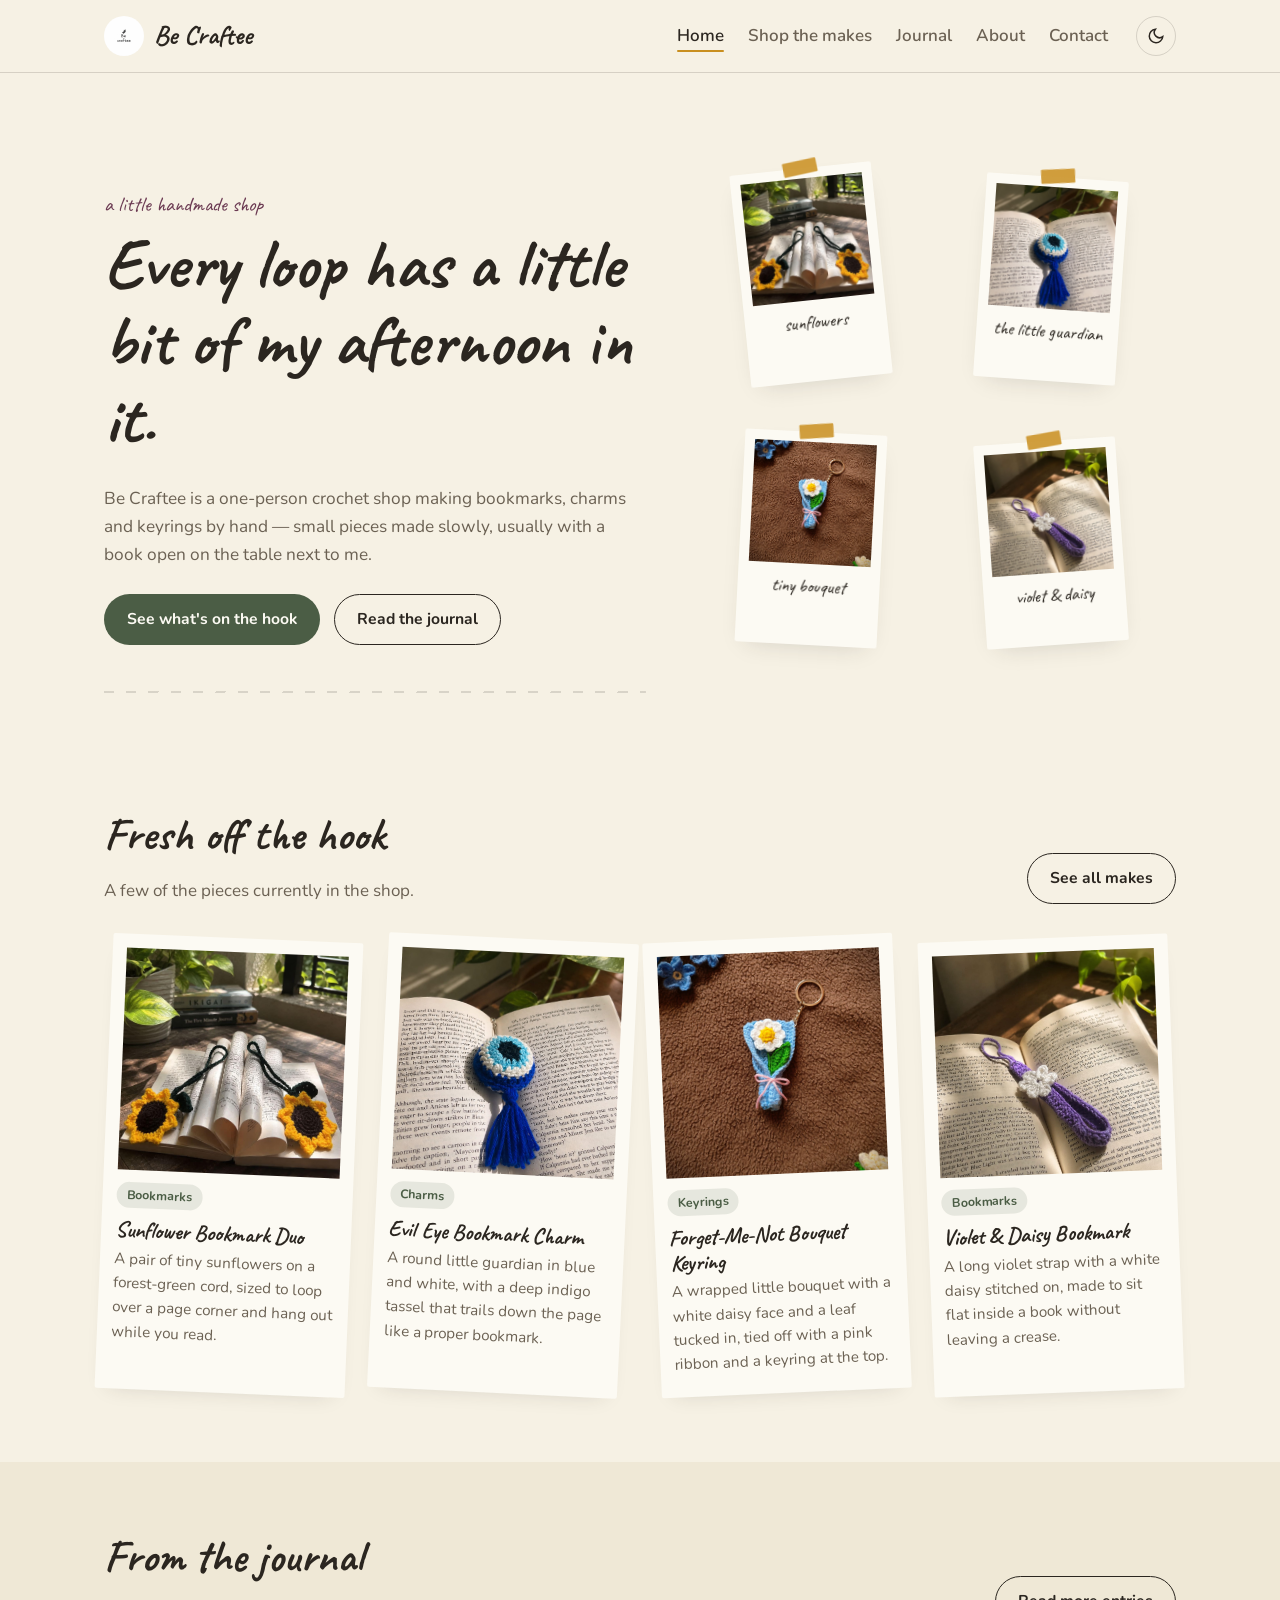
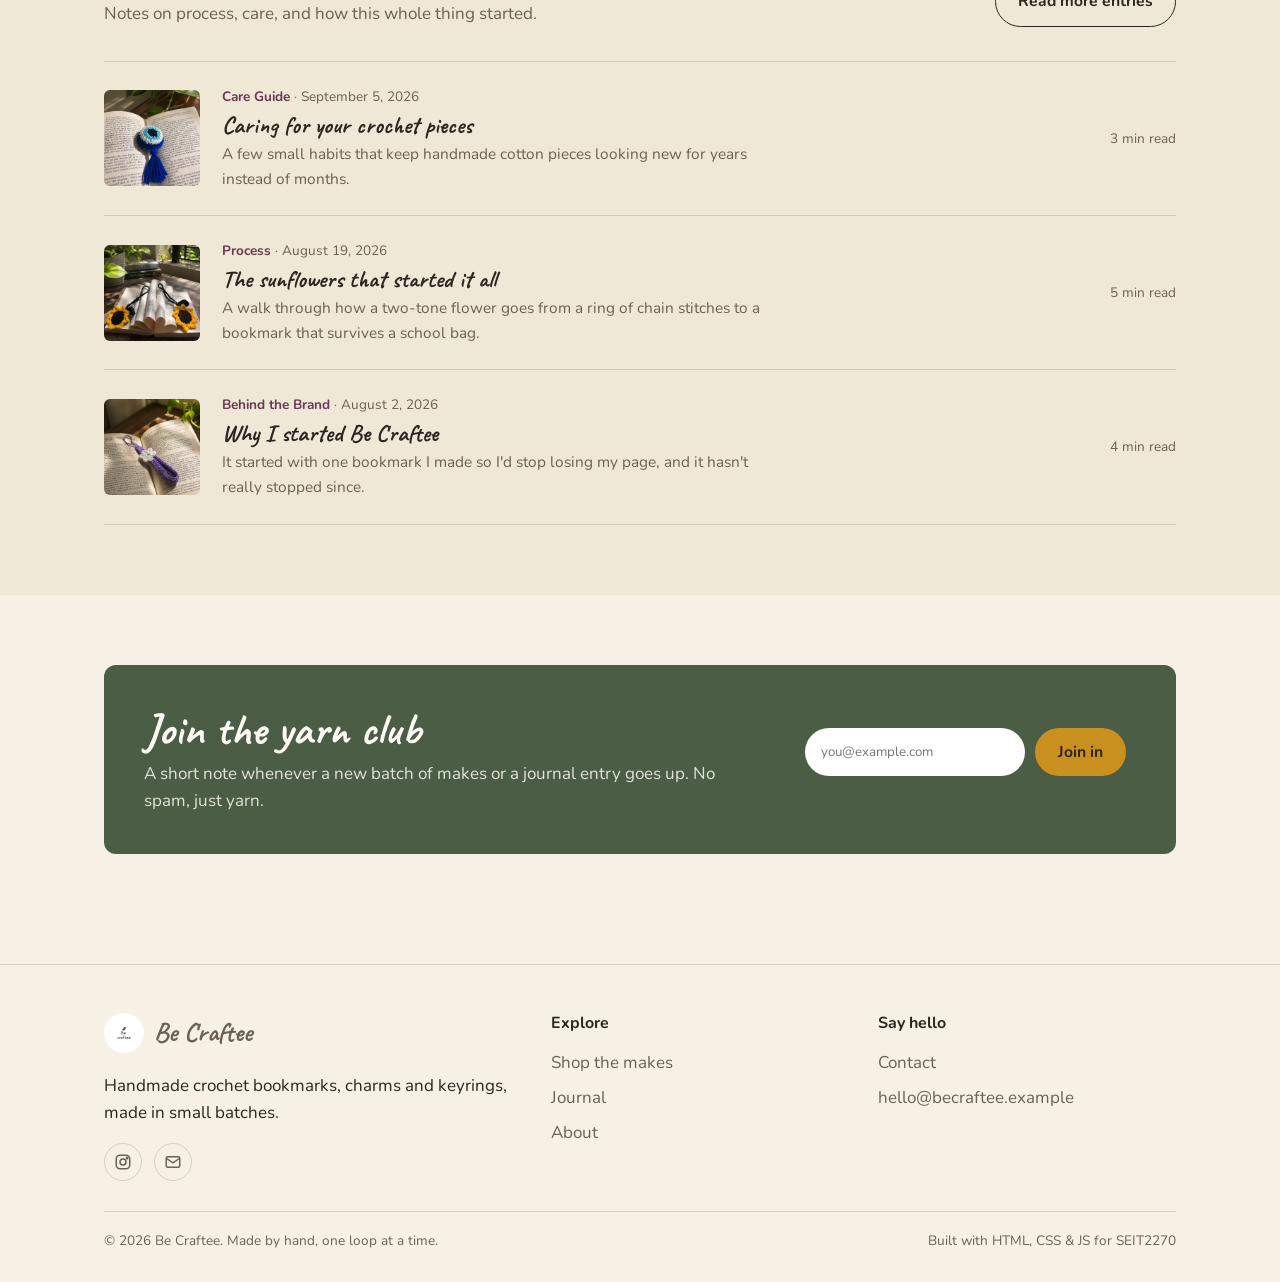
<file: index.html>
<!DOCTYPE html>
<html lang="en">
<head>
<meta charset="UTF-8">
<meta name="viewport" content="width=device-width, initial-scale=1.0">
<title>Be Craftee — handmade crochet bookmarks, charms & keyrings</title>
<meta name="description" content="Be Craftee makes small handmade crochet bookmarks, charms and keyrings, one skein at a time. See the latest makes and read the journal.">
<meta name="theme-color" content="#4b5d45">
<link rel="icon" href="assets/images/logo.jpg">
<link rel="preconnect" href="https://fonts.googleapis.com">
<link rel="stylesheet" href="css/style.css">
</head>
<body>
<a class="skip-link" href="#main">Skip to content</a>

<header class="site-header">
  <div class="container">
    <a class="brand" href="index.html">
      <img src="assets/images/logo.jpg" alt="Be Craftee logo">
      <span>Be Craftee</span>
    </a>
    <nav class="main-nav" data-main-nav>
      <ul>
        <li><a href="index.html" aria-current="page">Home</a></li>
        <li><a href="shop.html">Shop the makes</a></li>
        <li><a href="blog.html">Journal</a></li>
        <li><a href="about.html">About</a></li>
        <li><a href="contact.html">Contact</a></li>
      </ul>
      <div class="toggles">
        <button class="theme-toggle" data-theme-toggle type="button" aria-label="Toggle dark mode">
          <svg class="icon-moon" viewBox="0 0 24 24" fill="none" stroke="currentColor" stroke-width="2"><path d="M21 12.8A9 9 0 1 1 11.2 3 7 7 0 0 0 21 12.8Z"/></svg>
          <svg class="icon-sun" viewBox="0 0 24 24" fill="none" stroke="currentColor" stroke-width="2"><circle cx="12" cy="12" r="4"/><path d="M12 2v2M12 20v2M4.9 4.9l1.4 1.4M17.7 17.7l1.4 1.4M2 12h2M20 12h2M4.9 19.1l1.4-1.4M17.7 6.3l1.4-1.4"/></svg>
        </button>
      </div>
    </nav>
    <button class="menu-toggle" data-menu-toggle type="button" aria-label="Open menu" aria-expanded="false" aria-controls="main-nav">
      <svg viewBox="0 0 24 24" width="20" height="20" fill="none" stroke="currentColor" stroke-width="2"><path d="M4 7h16M4 12h16M4 17h16"/></svg>
    </button>
  </div>
</header>

<main id="main">

  <section class="hero">
    <div class="container">
      <div class="hero-copy">
        <p class="eyebrow-note">a little handmade shop</p>
        <h1>Every loop has a little bit of my afternoon in it.</h1>
        <p class="wide">Be Craftee is a one-person crochet shop making bookmarks, charms and keyrings by hand — small pieces made slowly, usually with a book open on the table next to me.</p>
        <div class="hero-actions">
          <a class="btn btn-primary" href="shop.html">See what's on the hook</a>
          <a class="btn btn-ghost" href="blog.html">Read the journal</a>
        </div>
      </div>
      <div class="pinboard">
        <figure class="pin"><img src="assets/images/sunflower-bookmarks.jpg" alt="Sunflower bookmark duo"><figcaption>sunflowers</figcaption></figure>
        <figure class="pin"><img src="assets/images/evil-eye-charm.jpg" alt="Evil eye bookmark charm"><figcaption>the little guardian</figcaption></figure>
        <figure class="pin"><img src="assets/images/bouquet-keyring.jpg" alt="Forget-me-not bouquet keyring"><figcaption>tiny bouquet</figcaption></figure>
        <figure class="pin"><img src="assets/images/violet-daisy-bookmark.jpg" alt="Violet and daisy bookmark"><figcaption>violet & daisy</figcaption></figure>
      </div>
    </div>
    <div class="container"><div class="stitch-divider"></div></div>
  </section>

  <section class="section">
    <div class="container">
      <div class="section-head">
        <div>
          <h2>Fresh off the hook</h2>
          <p>A few of the pieces currently in the shop.</p>
        </div>
        <a class="btn btn-ghost" href="shop.html">See all makes</a>
      </div>
      <div class="scrapbook" data-makes-grid data-limit="4"></div>
    </div>
  </section>

  <section class="section section-alt">
    <div class="container">
      <div class="section-head">
        <div>
          <h2>From the journal</h2>
          <p>Notes on process, care, and how this whole thing started.</p>
        </div>
        <a class="btn btn-ghost" href="blog.html">Read more entries</a>
      </div>
      <div class="journal-list" data-journal-preview></div>
    </div>
  </section>

  <section class="section">
    <div class="container">
      <div class="newsletter-band">
        <div>
          <h2>Join the yarn club</h2>
          <p>A short note whenever a new batch of makes or a journal entry goes up. No spam, just yarn.</p>
        </div>
        <form class="newsletter-form" data-newsletter-form>
          <label class="visually-hidden" for="newsletter-email">Email address</label>
          <input id="newsletter-email" type="email" placeholder="you@example.com" required>
          <button class="btn btn-primary" type="submit">Join in</button>
          <p class="form-status" data-form-status></p>
        </form>
      </div>
    </div>
  </section>

</main>

<footer class="site-footer">
  <div class="container">
    <div class="footer-grid">
      <div>
        <a class="brand" href="index.html"><img src="assets/images/logo.jpg" alt="Be Craftee logo"><span>Be Craftee</span></a>
        <p>Handmade crochet bookmarks, charms and keyrings, made in small batches.</p>
        <div class="socials">
          <a href="https://instagram.com/" aria-label="Instagram" target="_blank" rel="noopener">
            <svg width="18" height="18" viewBox="0 0 24 24" fill="none" stroke="currentColor" stroke-width="2"><rect x="3" y="3" width="18" height="18" rx="5"/><circle cx="12" cy="12" r="4"/><circle cx="17.5" cy="6.5" r="1"/></svg>
          </a>
          <a href="mailto:hello@becraftee.example" aria-label="Email">
            <svg width="18" height="18" viewBox="0 0 24 24" fill="none" stroke="currentColor" stroke-width="2"><rect x="3" y="5" width="18" height="14" rx="2"/><path d="m3 7 9 6 9-6"/></svg>
          </a>
        </div>
      </div>
      <div>
        <h4>Explore</h4>
        <ul>
          <li><a href="shop.html">Shop the makes</a></li>
          <li><a href="blog.html">Journal</a></li>
          <li><a href="about.html">About</a></li>
        </ul>
      </div>
      <div>
        <h4>Say hello</h4>
        <ul>
          <li><a href="contact.html">Contact</a></li>
          <li><a href="mailto:hello@becraftee.example">hello@becraftee.example</a></li>
        </ul>
      </div>
    </div>
    <div class="footer-bottom">
      <span>&copy; <span data-year></span> Be Craftee. Made by hand, one loop at a time.</span>
      <span>Built with HTML, CSS &amp; JS for SEIT2270</span>
    </div>
  </div>
</footer>

<script src="js/data.js"></script>
<script src="js/app.js"></script>
</body>
</html>
</file>
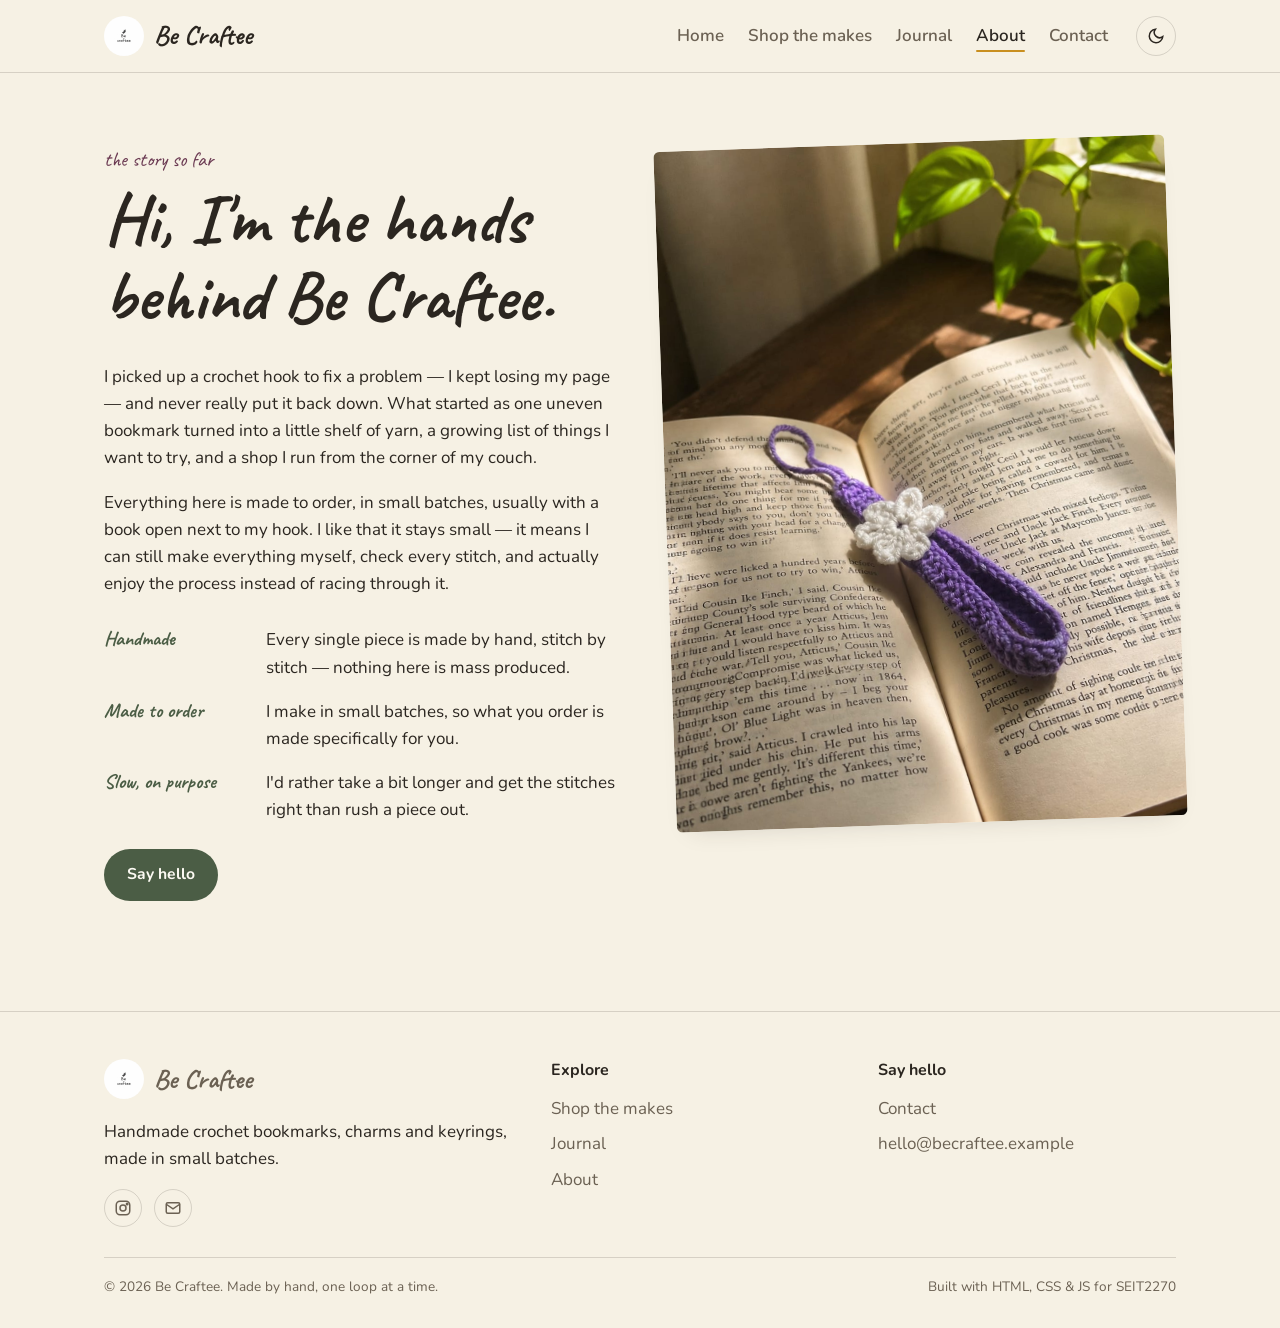
<file: about.html>
<!DOCTYPE html>
<html lang="en">
<head>
<meta charset="UTF-8">
<meta name="viewport" content="width=device-width, initial-scale=1.0">
<title>About · Be Craftee</title>
<meta name="description" content="The story behind Be Craftee — a small, one-person crochet shop making bookmarks, charms and keyrings by hand.">
<meta name="theme-color" content="#4b5d45">
<link rel="icon" href="assets/images/logo.jpg">
<link rel="preconnect" href="https://fonts.googleapis.com">
<link rel="stylesheet" href="css/style.css">
</head>
<body>
<a class="skip-link" href="#main">Skip to content</a>

<header class="site-header">
  <div class="container">
    <a class="brand" href="index.html">
      <img src="assets/images/logo.jpg" alt="Be Craftee logo">
      <span>Be Craftee</span>
    </a>
    <nav class="main-nav" data-main-nav>
      <ul>
        <li><a href="index.html">Home</a></li>
        <li><a href="shop.html">Shop the makes</a></li>
        <li><a href="blog.html">Journal</a></li>
        <li><a href="about.html" aria-current="page">About</a></li>
        <li><a href="contact.html">Contact</a></li>
      </ul>
      <div class="toggles">
        <button class="theme-toggle" data-theme-toggle type="button" aria-label="Toggle dark mode">
          <svg class="icon-moon" viewBox="0 0 24 24" fill="none" stroke="currentColor" stroke-width="2"><path d="M21 12.8A9 9 0 1 1 11.2 3 7 7 0 0 0 21 12.8Z"/></svg>
          <svg class="icon-sun" viewBox="0 0 24 24" fill="none" stroke="currentColor" stroke-width="2"><circle cx="12" cy="12" r="4"/><path d="M12 2v2M12 20v2M4.9 4.9l1.4 1.4M17.7 17.7l1.4 1.4M2 12h2M20 12h2M4.9 19.1l1.4-1.4M17.7 6.3l1.4-1.4"/></svg>
        </button>
      </div>
    </nav>
    <button class="menu-toggle" data-menu-toggle type="button" aria-label="Open menu" aria-expanded="false">
      <svg viewBox="0 0 24 24" width="20" height="20" fill="none" stroke="currentColor" stroke-width="2"><path d="M4 7h16M4 12h16M4 17h16"/></svg>
    </button>
  </div>
</header>

<main id="main">
  <section class="section">
    <div class="container about-grid">
      <div>
        <p style="font-family:var(--font-display);font-size:1.3rem;color:var(--plum);margin:0 0 4px;">the story so far</p>
        <h1>Hi, I'm the hands behind Be Craftee.</h1>
        <p class="wide">I picked up a crochet hook to fix a problem — I kept losing my page — and never really put it back down. What started as one uneven bookmark turned into a little shelf of yarn, a growing list of things I want to try, and a shop I run from the corner of my couch.</p>
        <p class="wide">Everything here is made to order, in small batches, usually with a book open next to my hook. I like that it stays small — it means I can still make everything myself, check every stitch, and actually enjoy the process instead of racing through it.</p>
        <ul class="values-list">
          <li><b>Handmade</b><span>Every single piece is made by hand, stitch by stitch — nothing here is mass produced.</span></li>
          <li><b>Made to order</b><span>I make in small batches, so what you order is made specifically for you.</span></li>
          <li><b>Slow, on purpose</b><span>I'd rather take a bit longer and get the stitches right than rush a piece out.</span></li>
        </ul>
        <a class="btn btn-primary" href="contact.html" style="margin-top:26px;">Say hello</a>
      </div>
      <img src="assets/images/violet-daisy-bookmark.jpg" alt="A violet and daisy bookmark resting in an open book" loading="lazy">
    </div>
  </section>
</main>

<footer class="site-footer">
  <div class="container">
    <div class="footer-grid">
      <div>
        <a class="brand" href="index.html"><img src="assets/images/logo.jpg" alt="Be Craftee logo"><span>Be Craftee</span></a>
        <p>Handmade crochet bookmarks, charms and keyrings, made in small batches.</p>
        <div class="socials">
          <a href="https://instagram.com/" aria-label="Instagram" target="_blank" rel="noopener">
            <svg width="18" height="18" viewBox="0 0 24 24" fill="none" stroke="currentColor" stroke-width="2"><rect x="3" y="3" width="18" height="18" rx="5"/><circle cx="12" cy="12" r="4"/><circle cx="17.5" cy="6.5" r="1"/></svg>
          </a>
          <a href="mailto:hello@becraftee.example" aria-label="Email">
            <svg width="18" height="18" viewBox="0 0 24 24" fill="none" stroke="currentColor" stroke-width="2"><rect x="3" y="5" width="18" height="14" rx="2"/><path d="m3 7 9 6 9-6"/></svg>
          </a>
        </div>
      </div>
      <div>
        <h4>Explore</h4>
        <ul>
          <li><a href="shop.html">Shop the makes</a></li>
          <li><a href="blog.html">Journal</a></li>
          <li><a href="about.html">About</a></li>
        </ul>
      </div>
      <div>
        <h4>Say hello</h4>
        <ul>
          <li><a href="contact.html">Contact</a></li>
          <li><a href="mailto:hello@becraftee.example">hello@becraftee.example</a></li>
        </ul>
      </div>
    </div>
    <div class="footer-bottom">
      <span>&copy; <span data-year></span> Be Craftee. Made by hand, one loop at a time.</span>
      <span>Built with HTML, CSS &amp; JS for SEIT2270</span>
    </div>
  </div>
</footer>

<script src="js/data.js"></script>
<script src="js/app.js"></script>
</body>
</html>
</file>
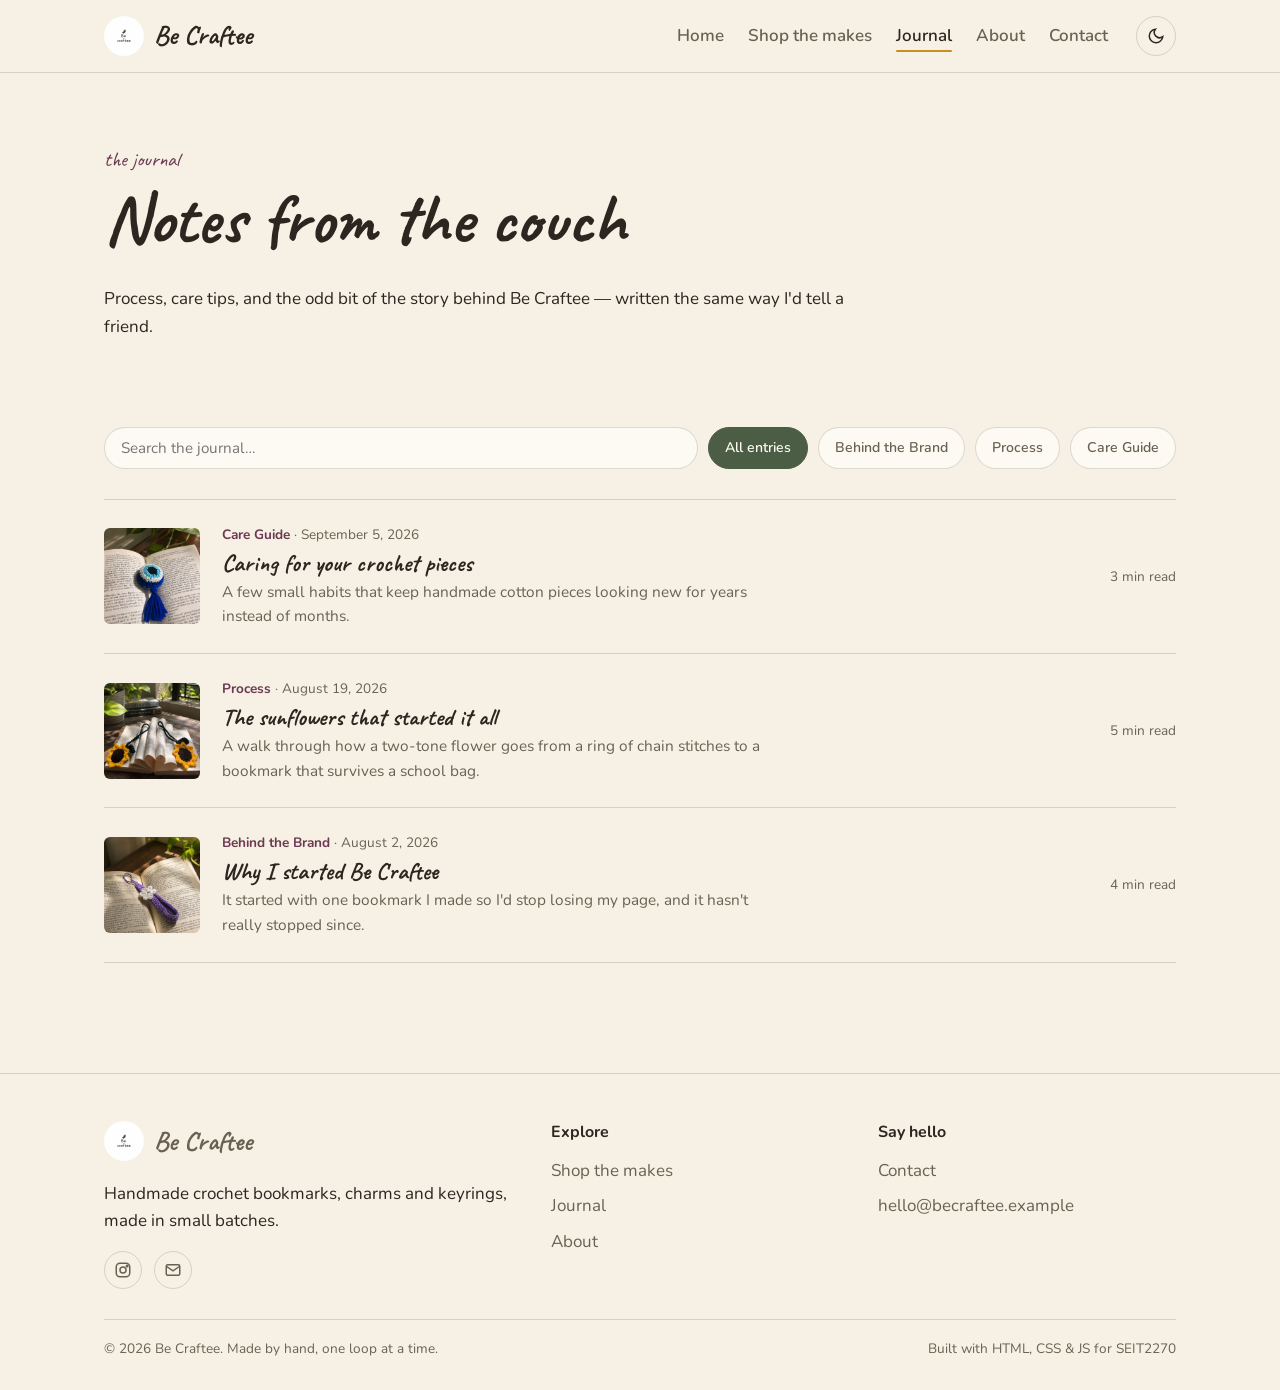
<file: blog.html>
<!DOCTYPE html>
<html lang="en">
<head>
<meta charset="UTF-8">
<meta name="viewport" content="width=device-width, initial-scale=1.0">
<title>Journal · Be Craftee</title>
<meta name="description" content="Notes on process, care and the story behind Be Craftee's handmade crochet pieces.">
<meta name="theme-color" content="#4b5d45">
<link rel="icon" href="assets/images/logo.jpg">
<link rel="preconnect" href="https://fonts.googleapis.com">
<link rel="stylesheet" href="css/style.css">
</head>
<body>
<a class="skip-link" href="#main">Skip to content</a>

<header class="site-header">
  <div class="container">
    <a class="brand" href="index.html">
      <img src="assets/images/logo.jpg" alt="Be Craftee logo">
      <span>Be Craftee</span>
    </a>
    <nav class="main-nav" data-main-nav>
      <ul>
        <li><a href="index.html">Home</a></li>
        <li><a href="shop.html">Shop the makes</a></li>
        <li><a href="blog.html" aria-current="page">Journal</a></li>
        <li><a href="about.html">About</a></li>
        <li><a href="contact.html">Contact</a></li>
      </ul>
      <div class="toggles">
        <button class="theme-toggle" data-theme-toggle type="button" aria-label="Toggle dark mode">
          <svg class="icon-moon" viewBox="0 0 24 24" fill="none" stroke="currentColor" stroke-width="2"><path d="M21 12.8A9 9 0 1 1 11.2 3 7 7 0 0 0 21 12.8Z"/></svg>
          <svg class="icon-sun" viewBox="0 0 24 24" fill="none" stroke="currentColor" stroke-width="2"><circle cx="12" cy="12" r="4"/><path d="M12 2v2M12 20v2M4.9 4.9l1.4 1.4M17.7 17.7l1.4 1.4M2 12h2M20 12h2M4.9 19.1l1.4-1.4M17.7 6.3l1.4-1.4"/></svg>
        </button>
      </div>
    </nav>
    <button class="menu-toggle" data-menu-toggle type="button" aria-label="Open menu" aria-expanded="false">
      <svg viewBox="0 0 24 24" width="20" height="20" fill="none" stroke="currentColor" stroke-width="2"><path d="M4 7h16M4 12h16M4 17h16"/></svg>
    </button>
  </div>
</header>

<main id="main">
  <section class="section" style="padding-bottom:0;">
    <div class="container">
      <p style="font-family:var(--font-display);font-size:1.3rem;color:var(--plum);margin:0 0 4px;">the journal</p>
      <h1>Notes from the couch</h1>
      <p class="wide">Process, care tips, and the odd bit of the story behind Be Craftee — written the same way I'd tell a friend.</p>
    </div>
  </section>

  <section class="section">
    <div class="container">
      <div class="filters">
        <input type="search" placeholder="Search the journal…" aria-label="Search the journal" data-journal-search>
        <button class="chip" type="button" aria-pressed="true" data-journal-chip="all">All entries</button>
        <button class="chip" type="button" aria-pressed="false" data-journal-chip="Behind the Brand">Behind the Brand</button>
        <button class="chip" type="button" aria-pressed="false" data-journal-chip="Process">Process</button>
        <button class="chip" type="button" aria-pressed="false" data-journal-chip="Care Guide">Care Guide</button>
      </div>
      <div class="journal-list" data-journal-list></div>
      <p class="empty-state" data-journal-empty hidden>Nothing matches that search yet — try a different word or category.</p>
    </div>
  </section>
</main>

<footer class="site-footer">
  <div class="container">
    <div class="footer-grid">
      <div>
        <a class="brand" href="index.html"><img src="assets/images/logo.jpg" alt="Be Craftee logo"><span>Be Craftee</span></a>
        <p>Handmade crochet bookmarks, charms and keyrings, made in small batches.</p>
        <div class="socials">
          <a href="https://instagram.com/" aria-label="Instagram" target="_blank" rel="noopener">
            <svg width="18" height="18" viewBox="0 0 24 24" fill="none" stroke="currentColor" stroke-width="2"><rect x="3" y="3" width="18" height="18" rx="5"/><circle cx="12" cy="12" r="4"/><circle cx="17.5" cy="6.5" r="1"/></svg>
          </a>
          <a href="mailto:hello@becraftee.example" aria-label="Email">
            <svg width="18" height="18" viewBox="0 0 24 24" fill="none" stroke="currentColor" stroke-width="2"><rect x="3" y="5" width="18" height="14" rx="2"/><path d="m3 7 9 6 9-6"/></svg>
          </a>
        </div>
      </div>
      <div>
        <h4>Explore</h4>
        <ul>
          <li><a href="shop.html">Shop the makes</a></li>
          <li><a href="blog.html">Journal</a></li>
          <li><a href="about.html">About</a></li>
        </ul>
      </div>
      <div>
        <h4>Say hello</h4>
        <ul>
          <li><a href="contact.html">Contact</a></li>
          <li><a href="mailto:hello@becraftee.example">hello@becraftee.example</a></li>
        </ul>
      </div>
    </div>
    <div class="footer-bottom">
      <span>&copy; <span data-year></span> Be Craftee. Made by hand, one loop at a time.</span>
      <span>Built with HTML, CSS &amp; JS for SEIT2270</span>
    </div>
  </div>
</footer>

<script src="js/data.js"></script>
<script src="js/app.js"></script>
</body>
</html>
</file>
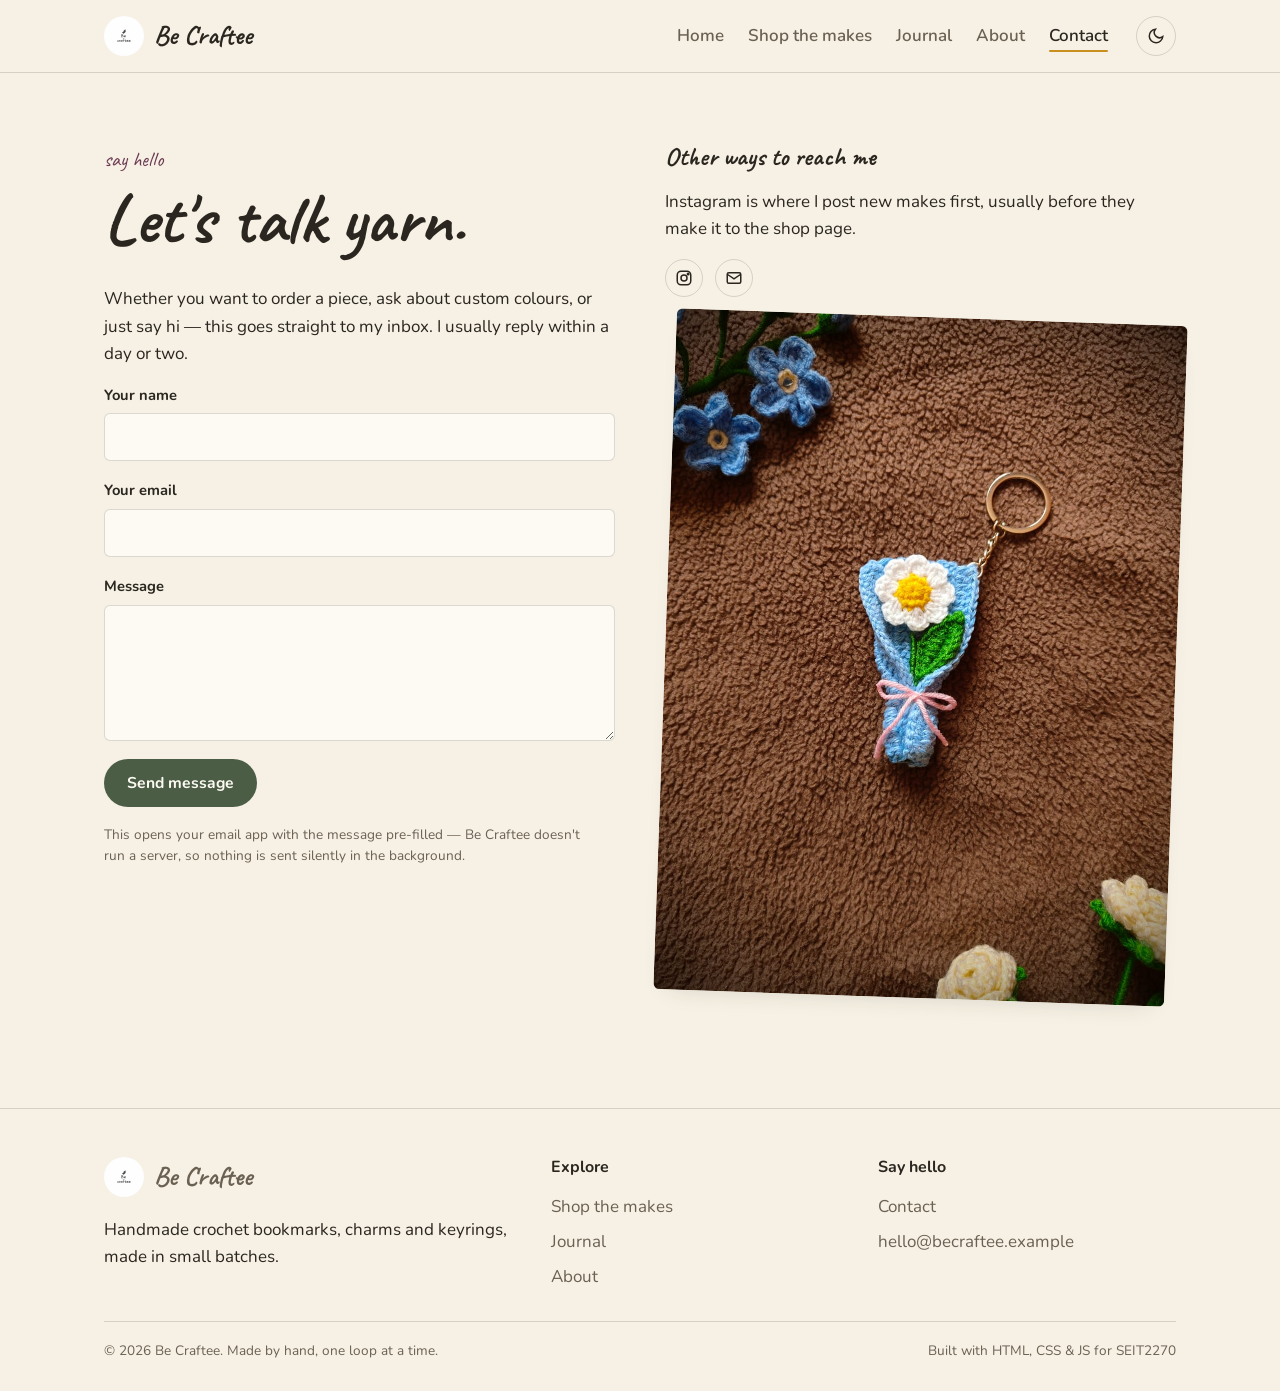
<file: contact.html>
<!DOCTYPE html>
<html lang="en">
<head>
<meta charset="UTF-8">
<meta name="viewport" content="width=device-width, initial-scale=1.0">
<title>Contact · Be Craftee</title>
<meta name="description" content="Get in touch with Be Craftee to order a piece or ask a question.">
<meta name="theme-color" content="#4b5d45">
<link rel="icon" href="assets/images/logo.jpg">
<link rel="preconnect" href="https://fonts.googleapis.com">
<link rel="stylesheet" href="css/style.css">
</head>
<body>
<a class="skip-link" href="#main">Skip to content</a>

<header class="site-header">
  <div class="container">
    <a class="brand" href="index.html">
      <img src="assets/images/logo.jpg" alt="Be Craftee logo">
      <span>Be Craftee</span>
    </a>
    <nav class="main-nav" data-main-nav>
      <ul>
        <li><a href="index.html">Home</a></li>
        <li><a href="shop.html">Shop the makes</a></li>
        <li><a href="blog.html">Journal</a></li>
        <li><a href="about.html">About</a></li>
        <li><a href="contact.html" aria-current="page">Contact</a></li>
      </ul>
      <div class="toggles">
        <button class="theme-toggle" data-theme-toggle type="button" aria-label="Toggle dark mode">
          <svg class="icon-moon" viewBox="0 0 24 24" fill="none" stroke="currentColor" stroke-width="2"><path d="M21 12.8A9 9 0 1 1 11.2 3 7 7 0 0 0 21 12.8Z"/></svg>
          <svg class="icon-sun" viewBox="0 0 24 24" fill="none" stroke="currentColor" stroke-width="2"><circle cx="12" cy="12" r="4"/><path d="M12 2v2M12 20v2M4.9 4.9l1.4 1.4M17.7 17.7l1.4 1.4M2 12h2M20 12h2M4.9 19.1l1.4-1.4M17.7 6.3l1.4-1.4"/></svg>
        </button>
      </div>
    </nav>
    <button class="menu-toggle" data-menu-toggle type="button" aria-label="Open menu" aria-expanded="false">
      <svg viewBox="0 0 24 24" width="20" height="20" fill="none" stroke="currentColor" stroke-width="2"><path d="M4 7h16M4 12h16M4 17h16"/></svg>
    </button>
  </div>
</header>

<main id="main">
  <section class="section">
    <div class="container about-grid">
      <div>
        <p style="font-family:var(--font-display);font-size:1.3rem;color:var(--plum);margin:0 0 4px;">say hello</p>
        <h1>Let's talk yarn.</h1>
        <p class="wide">Whether you want to order a piece, ask about custom colours, or just say hi — this goes straight to my inbox. I usually reply within a day or two.</p>

        <form data-contact-form action="mailto:hello@becraftee.example" method="GET" enctype="text/plain">
          <div class="form-field">
            <label for="name">Your name</label>
            <input id="name" name="name" type="text" required>
          </div>
          <div class="form-field">
            <label for="email">Your email</label>
            <input id="email" name="email" type="email" required>
          </div>
          <div class="form-field">
            <label for="message">Message</label>
            <textarea id="message" name="message" rows="5" required></textarea>
          </div>
          <button class="btn btn-primary" type="submit">Send message</button>
          <p class="form-status" data-form-status></p>
          <p class="form-note">This opens your email app with the message pre-filled — Be Craftee doesn't run a server, so nothing is sent silently in the background.</p>
        </form>
      </div>

      <div>
        <h3>Other ways to reach me</h3>
        <p>Instagram is where I post new makes first, usually before they make it to the shop page.</p>
        <div class="socials" style="margin-bottom:20px;">
          <a href="https://instagram.com/" aria-label="Instagram" target="_blank" rel="noopener">
            <svg width="18" height="18" viewBox="0 0 24 24" fill="none" stroke="currentColor" stroke-width="2"><rect x="3" y="3" width="18" height="18" rx="5"/><circle cx="12" cy="12" r="4"/><circle cx="17.5" cy="6.5" r="1"/></svg>
          </a>
          <a href="mailto:hello@becraftee.example" aria-label="Email">
            <svg width="18" height="18" viewBox="0 0 24 24" fill="none" stroke="currentColor" stroke-width="2"><rect x="3" y="5" width="18" height="14" rx="2"/><path d="m3 7 9 6 9-6"/></svg>
          </a>
        </div>
        <img src="assets/images/bouquet-keyring.jpg" alt="Forget-me-not bouquet keyring" loading="lazy" style="border-radius:6px;transform:rotate(2deg);box-shadow:0 12px 26px -16px var(--shadow);">
      </div>
    </div>
  </section>
</main>

<footer class="site-footer">
  <div class="container">
    <div class="footer-grid">
      <div>
        <a class="brand" href="index.html"><img src="assets/images/logo.jpg" alt="Be Craftee logo"><span>Be Craftee</span></a>
        <p>Handmade crochet bookmarks, charms and keyrings, made in small batches.</p>
      </div>
      <div>
        <h4>Explore</h4>
        <ul>
          <li><a href="shop.html">Shop the makes</a></li>
          <li><a href="blog.html">Journal</a></li>
          <li><a href="about.html">About</a></li>
        </ul>
      </div>
      <div>
        <h4>Say hello</h4>
        <ul>
          <li><a href="contact.html">Contact</a></li>
          <li><a href="mailto:hello@becraftee.example">hello@becraftee.example</a></li>
        </ul>
      </div>
    </div>
    <div class="footer-bottom">
      <span>&copy; <span data-year></span> Be Craftee. Made by hand, one loop at a time.</span>
      <span>Built with HTML, CSS &amp; JS for SEIT2270</span>
    </div>
  </div>
</footer>

<script src="js/data.js"></script>
<script src="js/app.js"></script>
</body>
</html>
</file>
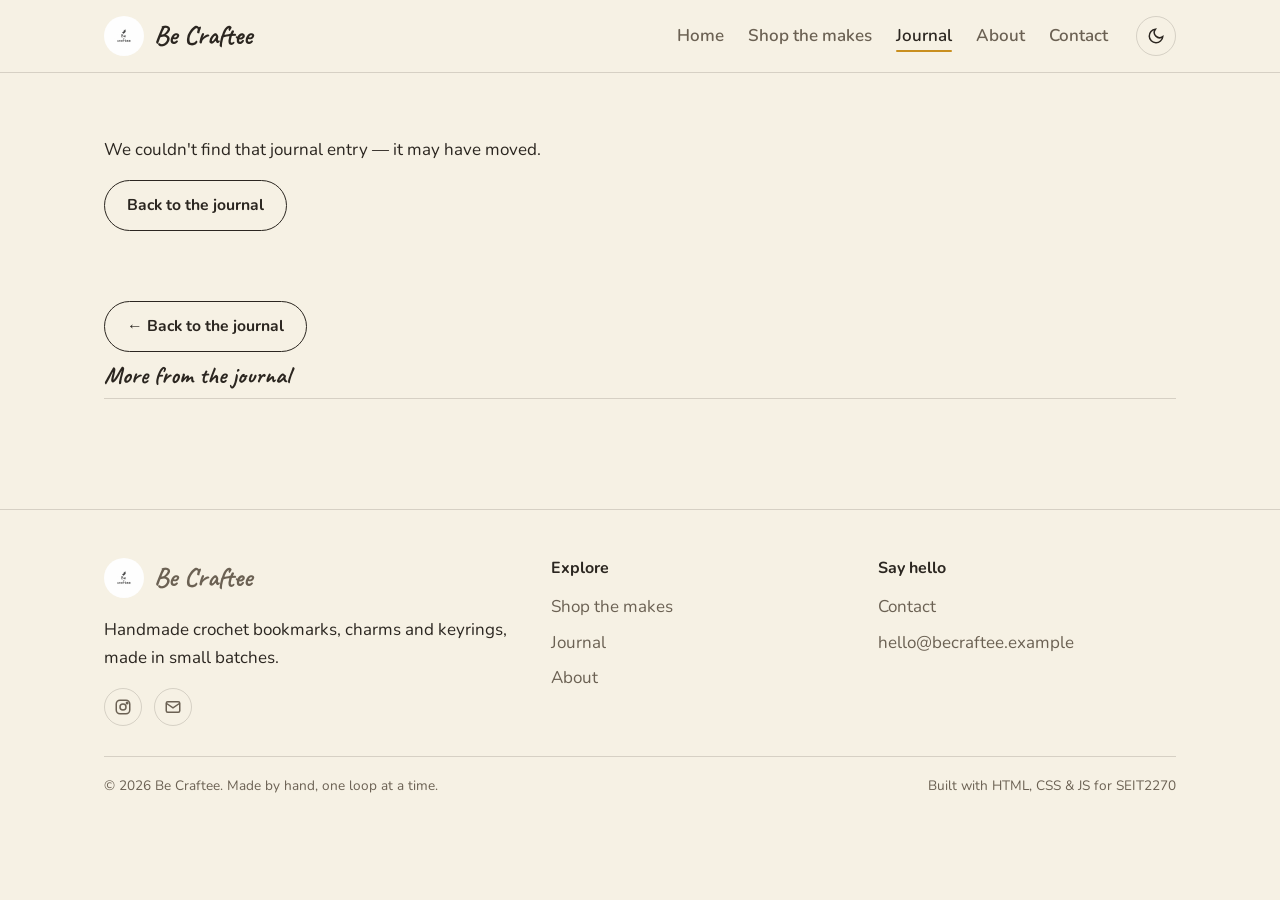
<file: post.html>
<!DOCTYPE html>
<html lang="en">
<head>
<meta charset="UTF-8">
<meta name="viewport" content="width=device-width, initial-scale=1.0">
<title>Journal entry · Be Craftee</title>
<meta name="description" content="A journal entry from Be Craftee.">
<meta name="theme-color" content="#4b5d45">
<link rel="icon" href="assets/images/logo.jpg">
<link rel="preconnect" href="https://fonts.googleapis.com">
<link rel="stylesheet" href="css/style.css">
</head>
<body>
<div class="progress-bar" data-progress-bar></div>
<a class="skip-link" href="#main">Skip to content</a>

<header class="site-header">
  <div class="container">
    <a class="brand" href="index.html">
      <img src="assets/images/logo.jpg" alt="Be Craftee logo">
      <span>Be Craftee</span>
    </a>
    <nav class="main-nav" data-main-nav>
      <ul>
        <li><a href="index.html">Home</a></li>
        <li><a href="shop.html">Shop the makes</a></li>
        <li><a href="blog.html" aria-current="page">Journal</a></li>
        <li><a href="about.html">About</a></li>
        <li><a href="contact.html">Contact</a></li>
      </ul>
      <div class="toggles">
        <button class="theme-toggle" data-theme-toggle type="button" aria-label="Toggle dark mode">
          <svg class="icon-moon" viewBox="0 0 24 24" fill="none" stroke="currentColor" stroke-width="2"><path d="M21 12.8A9 9 0 1 1 11.2 3 7 7 0 0 0 21 12.8Z"/></svg>
          <svg class="icon-sun" viewBox="0 0 24 24" fill="none" stroke="currentColor" stroke-width="2"><circle cx="12" cy="12" r="4"/><path d="M12 2v2M12 20v2M4.9 4.9l1.4 1.4M17.7 17.7l1.4 1.4M2 12h2M20 12h2M4.9 19.1l1.4-1.4M17.7 6.3l1.4-1.4"/></svg>
        </button>
      </div>
    </nav>
    <button class="menu-toggle" data-menu-toggle type="button" aria-label="Open menu" aria-expanded="false">
      <svg viewBox="0 0 24 24" width="20" height="20" fill="none" stroke="currentColor" stroke-width="2"><path d="M4 7h16M4 12h16M4 17h16"/></svg>
    </button>
  </div>
</header>

<main id="main">
  <article class="post-hero section" style="padding-bottom:0;">
    <div class="container" data-post>
      <!-- filled by js/app.js from the ?slug= query param -->
    </div>
  </article>

  <section class="section">
    <div class="container post-layout">
      <div>
        <a class="btn btn-ghost" href="blog.html">&larr; Back to the journal</a>
        <h2 class="related-heading">More from the journal</h2>
        <div class="journal-list" data-post-related></div>
      </div>
    </div>
  </section>
</main>

<footer class="site-footer">
  <div class="container">
    <div class="footer-grid">
      <div>
        <a class="brand" href="index.html"><img src="assets/images/logo.jpg" alt="Be Craftee logo"><span>Be Craftee</span></a>
        <p>Handmade crochet bookmarks, charms and keyrings, made in small batches.</p>
        <div class="socials">
          <a href="https://instagram.com/" aria-label="Instagram" target="_blank" rel="noopener">
            <svg width="18" height="18" viewBox="0 0 24 24" fill="none" stroke="currentColor" stroke-width="2"><rect x="3" y="3" width="18" height="18" rx="5"/><circle cx="12" cy="12" r="4"/><circle cx="17.5" cy="6.5" r="1"/></svg>
          </a>
          <a href="mailto:hello@becraftee.example" aria-label="Email">
            <svg width="18" height="18" viewBox="0 0 24 24" fill="none" stroke="currentColor" stroke-width="2"><rect x="3" y="5" width="18" height="14" rx="2"/><path d="m3 7 9 6 9-6"/></svg>
          </a>
        </div>
      </div>
      <div>
        <h4>Explore</h4>
        <ul>
          <li><a href="shop.html">Shop the makes</a></li>
          <li><a href="blog.html">Journal</a></li>
          <li><a href="about.html">About</a></li>
        </ul>
      </div>
      <div>
        <h4>Say hello</h4>
        <ul>
          <li><a href="contact.html">Contact</a></li>
          <li><a href="mailto:hello@becraftee.example">hello@becraftee.example</a></li>
        </ul>
      </div>
    </div>
    <div class="footer-bottom">
      <span>&copy; <span data-year></span> Be Craftee. Made by hand, one loop at a time.</span>
      <span>Built with HTML, CSS &amp; JS for SEIT2270</span>
    </div>
  </div>
</footer>

<script src="js/data.js"></script>
<script src="js/app.js"></script>
</body>
</html>
</file>
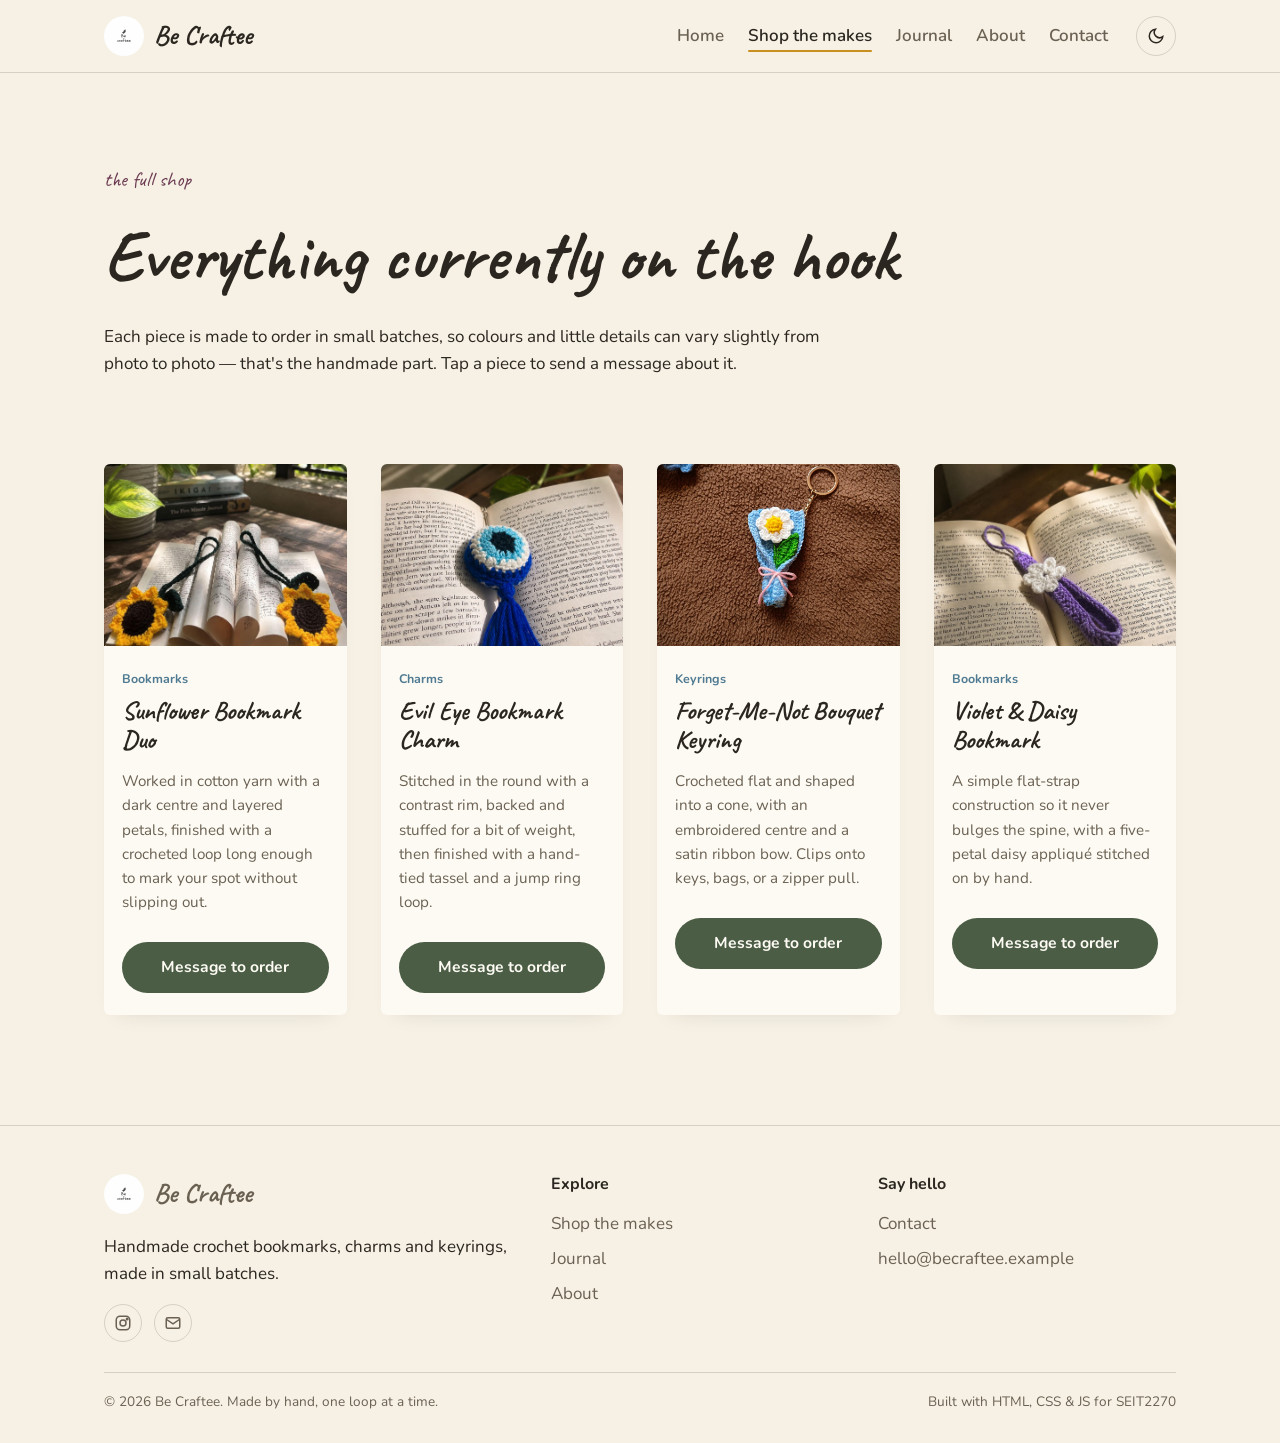
<file: shop.html>
<!DOCTYPE html>
<html lang="en">
<head>
<meta charset="UTF-8">
<meta name="viewport" content="width=device-width, initial-scale=1.0">
<title>Shop the makes · Be Craftee</title>
<meta name="description" content="Browse every handmade crochet bookmark, charm and keyring currently made by Be Craftee.">
<meta name="theme-color" content="#4b5d45">
<link rel="icon" href="assets/images/logo.jpg">
<link rel="preconnect" href="https://fonts.googleapis.com">
<link rel="stylesheet" href="css/style.css">
</head>
<body>
<a class="skip-link" href="#main">Skip to content</a>

<header class="site-header">
  <div class="container">
    <a class="brand" href="index.html">
      <img src="assets/images/logo.jpg" alt="Be Craftee logo">
      <span>Be Craftee</span>
    </a>
    <nav class="main-nav" data-main-nav>
      <ul>
        <li><a href="index.html">Home</a></li>
        <li><a href="shop.html" aria-current="page">Shop the makes</a></li>
        <li><a href="blog.html">Journal</a></li>
        <li><a href="about.html">About</a></li>
        <li><a href="contact.html">Contact</a></li>
      </ul>
      <div class="toggles">
        <button class="theme-toggle" data-theme-toggle type="button" aria-label="Toggle dark mode">
          <svg class="icon-moon" viewBox="0 0 24 24" fill="none" stroke="currentColor" stroke-width="2"><path d="M21 12.8A9 9 0 1 1 11.2 3 7 7 0 0 0 21 12.8Z"/></svg>
          <svg class="icon-sun" viewBox="0 0 24 24" fill="none" stroke="currentColor" stroke-width="2"><circle cx="12" cy="12" r="4"/><path d="M12 2v2M12 20v2M4.9 4.9l1.4 1.4M17.7 17.7l1.4 1.4M2 12h2M20 12h2M4.9 19.1l1.4-1.4M17.7 6.3l1.4-1.4"/></svg>
        </button>
      </div>
    </nav>
    <button class="menu-toggle" data-menu-toggle type="button" aria-label="Open menu" aria-expanded="false">
      <svg viewBox="0 0 24 24" width="20" height="20" fill="none" stroke="currentColor" stroke-width="2"><path d="M4 7h16M4 12h16M4 17h16"/></svg>
    </button>
  </div>
</header>

<main id="main">
  <section class="section" style="padding-bottom:0;">
    <div class="container">
      <p class="eyebrow-note" style="font-family:var(--font-display);font-size:1.3rem;color:var(--plum);">the full shop</p>
      <h1>Everything currently on the hook</h1>
      <p class="wide">Each piece is made to order in small batches, so colours and little details can vary slightly from photo to photo — that's the handmade part. Tap a piece to send a message about it.</p>
    </div>
  </section>

  <section class="section">
    <div class="container">
      <div class="shop-grid" data-shop-grid></div>
    </div>
  </section>
</main>

<footer class="site-footer">
  <div class="container">
    <div class="footer-grid">
      <div>
        <a class="brand" href="index.html"><img src="assets/images/logo.jpg" alt="Be Craftee logo"><span>Be Craftee</span></a>
        <p>Handmade crochet bookmarks, charms and keyrings, made in small batches.</p>
        <div class="socials">
          <a href="https://instagram.com/" aria-label="Instagram" target="_blank" rel="noopener">
            <svg width="18" height="18" viewBox="0 0 24 24" fill="none" stroke="currentColor" stroke-width="2"><rect x="3" y="3" width="18" height="18" rx="5"/><circle cx="12" cy="12" r="4"/><circle cx="17.5" cy="6.5" r="1"/></svg>
          </a>
          <a href="mailto:hello@becraftee.example" aria-label="Email">
            <svg width="18" height="18" viewBox="0 0 24 24" fill="none" stroke="currentColor" stroke-width="2"><rect x="3" y="5" width="18" height="14" rx="2"/><path d="m3 7 9 6 9-6"/></svg>
          </a>
        </div>
      </div>
      <div>
        <h4>Explore</h4>
        <ul>
          <li><a href="shop.html">Shop the makes</a></li>
          <li><a href="blog.html">Journal</a></li>
          <li><a href="about.html">About</a></li>
        </ul>
      </div>
      <div>
        <h4>Say hello</h4>
        <ul>
          <li><a href="contact.html">Contact</a></li>
          <li><a href="mailto:hello@becraftee.example">hello@becraftee.example</a></li>
        </ul>
      </div>
    </div>
    <div class="footer-bottom">
      <span>&copy; <span data-year></span> Be Craftee. Made by hand, one loop at a time.</span>
      <span>Built with HTML, CSS &amp; JS for SEIT2270</span>
    </div>
  </div>
</footer>

<script src="js/data.js"></script>
<script src="js/app.js"></script>
</body>
</html>
</file>
<file: css/style.css>
/* ============================================================
   Be Craftee — stylesheet
   A handmade-journal look built around the brand's own photos:
   warm paper, a pinboard hero, a stitched divider, a plain
   left-aligned journal list for the blog. One bold motion
   moment (the pinboard drop) — everything else stays quiet.
   ============================================================ */

@import url("https://fonts.googleapis.com/css2?family=Caveat:wght@600;700&family=Nunito:wght@400;500;600;700&display=swap");

:root {
  --paper: #f6f1e4;
  --paper-soft: #efe8d6;
  --paper-card: #fcfaf3;
  --ink: #2b2620;
  --ink-soft: #6b6153;
  --moss: #4b5d45;
  --moss-deep: #364330;
  --plum: #6b3a52;
  --gold: #c98f1f;
  --sky: #4f7a91;
  --line: rgba(43, 38, 32, 0.16);
  --shadow: rgba(43, 38, 32, 0.18);

  --font-display: "Caveat", cursive;
  --font-body: "Nunito", sans-serif;

  --container: 1120px;
  --radius: 6px;
  color-scheme: light;
}

[data-theme="dark"] {
  --paper: #211d18;
  --paper-soft: #2a251e;
  --paper-card: #29241d;
  --ink: #f3ecdd;
  --ink-soft: #bcb09b;
  --moss: #93ac86;
  --moss-deep: #b7cca9;
  --plum: #d69cbb;
  --gold: #e7bd5c;
  --sky: #9bc4da;
  --line: rgba(243, 236, 221, 0.16);
  --shadow: rgba(0, 0, 0, 0.45);
  color-scheme: dark;
}

@media (prefers-color-scheme: dark) {
  :root:not([data-theme="light"]) {
    --paper: #211d18;
    --paper-soft: #2a251e;
    --paper-card: #29241d;
    --ink: #f3ecdd;
    --ink-soft: #bcb09b;
    --moss: #93ac86;
    --moss-deep: #b7cca9;
    --plum: #d69cbb;
    --gold: #e7bd5c;
    --sky: #9bc4da;
    --line: rgba(243, 236, 221, 0.16);
    --shadow: rgba(0, 0, 0, 0.45);
    color-scheme: dark;
  }
}

/* ---------- reset & base ---------- */
* { box-sizing: border-box; }
html { scroll-behavior: smooth; }
@media (prefers-reduced-motion: reduce) {
  html { scroll-behavior: auto; }
  *, *::before, *::after {
    animation-duration: 0.001ms !important;
    animation-iteration-count: 1 !important;
    transition-duration: 0.001ms !important;
  }
}

body {
  margin: 0;
  background: var(--paper);
  color: var(--ink);
  font-family: var(--font-body);
  font-size: 17px;
  line-height: 1.6;
  transition: background 0.3s ease, color 0.3s ease;
}

img { max-width: 100%; display: block; }
a { color: inherit; }

h1, h2, h3 {
  font-family: var(--font-display);
  font-weight: 700;
  line-height: 1.1;
  margin: 0 0 0.4em;
}
h1 { font-size: clamp(2.6rem, 6vw, 4.4rem); }
h2 { font-size: clamp(2rem, 4vw, 2.8rem); }
h3 { font-size: 1.6rem; }

p { max-width: 62ch; }
p.wide { max-width: 74ch; }

.container {
  max-width: var(--container);
  margin: 0 auto;
  padding: 0 24px;
}

.visually-hidden {
  position: absolute;
  width: 1px; height: 1px;
  overflow: hidden;
  clip: rect(0 0 0 0);
  white-space: nowrap;
}

.skip-link {
  position: absolute;
  left: -999px;
  top: auto;
  background: var(--ink);
  color: var(--paper);
  padding: 10px 16px;
  border-radius: var(--radius);
  z-index: 200;
}
.skip-link:focus {
  left: 16px;
  top: 16px;
}

:focus-visible {
  outline: 2px solid var(--plum);
  outline-offset: 3px;
}

/* ---------- buttons ---------- */
.btn {
  display: inline-flex;
  align-items: center;
  gap: 8px;
  font-family: var(--font-body);
  font-weight: 700;
  font-size: 0.98rem;
  padding: 12px 22px;
  border-radius: 999px;
  border: 1.5px solid transparent;
  cursor: pointer;
  text-decoration: none;
  transition: transform 0.18s ease, background 0.18s ease, color 0.18s ease, border-color 0.18s ease;
}
.btn:hover { transform: translateY(-2px); }
.btn-primary {
  background: var(--moss);
  color: var(--paper-card);
}
.btn-primary:hover { background: var(--moss-deep); }
.btn-ghost {
  background: transparent;
  border-color: var(--ink);
  color: var(--ink);
}
.btn-ghost:hover { border-color: var(--plum); color: var(--plum); }

/* ---------- site header ---------- */
.site-header {
  position: sticky;
  top: 0;
  z-index: 100;
  background: var(--paper);
  border-bottom: 1px solid var(--line);
}
.site-header .container {
  display: flex;
  align-items: center;
  justify-content: space-between;
  padding-top: 14px;
  padding-bottom: 14px;
}
.brand {
  display: flex;
  align-items: center;
  gap: 10px;
  text-decoration: none;
  color: var(--ink);
}
.brand img { width: 40px; height: 40px; object-fit: contain; border-radius: 50%; }
.brand span {
  font-family: var(--font-display);
  font-size: 1.7rem;
  font-weight: 700;
}

.main-nav { display: flex; align-items: center; gap: 28px; }
.main-nav ul {
  list-style: none;
  display: flex;
  gap: 24px;
  margin: 0;
  padding: 0;
}
.main-nav a {
  text-decoration: none;
  font-weight: 600;
  color: var(--ink-soft);
  position: relative;
  padding-bottom: 3px;
}
.main-nav a:hover, .main-nav a[aria-current="page"] { color: var(--ink); }
.main-nav a[aria-current="page"]::after {
  content: "";
  position: absolute;
  left: 0; right: 0; bottom: -2px;
  height: 2px;
  background: var(--gold);
  border-radius: 2px;
}

.theme-toggle, .menu-toggle {
  background: none;
  border: 1.5px solid var(--line);
  border-radius: 50%;
  width: 40px;
  height: 40px;
  display: inline-flex;
  align-items: center;
  justify-content: center;
  cursor: pointer;
  color: var(--ink);
  flex-shrink: 0;
}
.theme-toggle:hover, .menu-toggle:hover { border-color: var(--plum); }
.theme-toggle svg { width: 18px; height: 18px; }
.icon-sun { display: none; }
[data-theme="dark"] .icon-moon { display: none; }
[data-theme="dark"] .icon-sun { display: block; }

.menu-toggle { display: none; }

@media (max-width: 760px) {
  .menu-toggle { display: inline-flex; }
  .main-nav {
    position: fixed;
    inset: 0 0 auto 0;
    top: 68px;
    background: var(--paper);
    border-bottom: 1px solid var(--line);
    flex-direction: column;
    align-items: stretch;
    padding: 8px 24px 20px;
    transform: translateY(-8px);
    opacity: 0;
    pointer-events: none;
    transition: opacity 0.2s ease, transform 0.2s ease;
  }
  .main-nav.is-open {
    transform: translateY(0);
    opacity: 1;
    pointer-events: auto;
  }
  .main-nav ul { flex-direction: column; gap: 4px; }
  .main-nav ul a { display: block; padding: 10px 0; border-bottom: 1px solid var(--line); }
  .main-nav .toggles { order: -1; align-self: flex-end; margin: 6px 0 10px; }
}

/* ---------- hero / pinboard ---------- */
.hero {
  padding: 64px 0 40px;
}
.hero .container {
  display: grid;
  grid-template-columns: 1.05fr 0.95fr;
  gap: 40px;
  align-items: center;
}
.hero-copy .eyebrow-note {
  font-family: var(--font-display);
  font-size: 1.3rem;
  color: var(--plum);
  margin-bottom: 4px;
}
.hero-copy p { color: var(--ink-soft); font-size: 1.08rem; }
.hero-actions { display: flex; gap: 14px; margin-top: 26px; flex-wrap: wrap; }

.pinboard {
  position: relative;
  display: grid;
  grid-template-columns: repeat(2, 1fr);
  gap: 18px;
  padding: 14px;
}
.pin {
  background: var(--paper-card);
  padding: 10px 10px 34px;
  border-radius: 2px;
  box-shadow: 0 10px 24px -12px var(--shadow);
  transform: rotate(var(--r, 0deg));
  position: relative;
  opacity: 0;
  animation: pinDrop 0.6s cubic-bezier(0.2, 0.8, 0.3, 1.1) forwards;
  transition: transform 0.25s ease, box-shadow 0.25s ease;
}
.pin:hover { transform: rotate(0deg) translateY(-4px) scale(1.02); box-shadow: 0 16px 30px -14px var(--shadow); }
.pin img { width: 100%; aspect-ratio: 1 / 1; object-fit: cover; }
.pin::before {
  content: "";
  position: absolute;
  top: -8px; left: 50%;
  transform: translateX(-50%) rotate(-6deg);
  width: 34px; height: 14px;
  background: var(--gold);
  opacity: 0.85;
  border-radius: 1px;
}
.pin figcaption {
  font-family: var(--font-display);
  font-size: 1.15rem;
  text-align: center;
  padding-top: 8px;
  color: var(--ink);
}
.pin:nth-child(1) { --r: -6deg; animation-delay: 0.05s; }
.pin:nth-child(2) { --r: 4deg; animation-delay: 0.2s; margin-top: 26px; }
.pin:nth-child(3) { --r: 3deg; animation-delay: 0.35s; }
.pin:nth-child(4) { --r: -4deg; animation-delay: 0.5s; margin-top: 26px; }

@keyframes pinDrop {
  from { opacity: 0; transform: translateY(-26px) rotate(var(--r, 0deg)) scale(0.92); }
  to { opacity: 1; transform: translateY(0) rotate(var(--r, 0deg)) scale(1); }
}
@media (prefers-reduced-motion: reduce) {
  .pin { opacity: 1; animation: none; }
}

/* ---------- stitched divider ---------- */
.stitch-divider {
  height: 16px;
  margin: 8px 0 0;
  background-image: repeating-linear-gradient(
    100deg,
    var(--line) 0 10px,
    transparent 10px 22px
  );
  background-position: center;
  background-repeat: no-repeat;
  background-size: 100% 2px;
  opacity: 0.9;
}

/* ---------- section shell ---------- */
.section { padding: 70px 0; }
.section-alt { background: var(--paper-soft); }
.section-head {
  display: flex;
  justify-content: space-between;
  align-items: flex-end;
  gap: 20px;
  margin-bottom: 34px;
  flex-wrap: wrap;
}
.section-head p { color: var(--ink-soft); margin: 6px 0 0; }
.section-head .btn { flex-shrink: 0; }

/* ---------- scrapbook / featured makes ---------- */
.scrapbook {
  display: grid;
  grid-template-columns: repeat(auto-fit, minmax(220px, 1fr));
  gap: 30px 24px;
}
.make-card {
  background: var(--paper-card);
  padding: 14px 14px 20px;
  border-radius: 2px;
  box-shadow: 0 10px 22px -14px var(--shadow);
  transform: rotate(var(--r, -2deg));
  transition: transform 0.25s ease, box-shadow 0.25s ease;
  text-decoration: none;
  color: var(--ink);
  display: block;
}
.make-card:hover { transform: rotate(0deg) translateY(-4px); box-shadow: 0 16px 28px -14px var(--shadow); }
.make-card img { aspect-ratio: 1 / 1; object-fit: cover; width: 100%; }
.make-card .tag {
  display: inline-block;
  margin-top: 12px;
  font-size: 0.78rem;
  font-weight: 700;
  color: var(--moss);
  background: rgba(75, 93, 69, 0.12);
  padding: 3px 10px;
  border-radius: 999px;
}
[data-theme="dark"] .make-card .tag { background: rgba(147, 172, 134, 0.16); }
.make-card h3 { font-size: 1.4rem; margin: 10px 0 4px; }
.make-card p { color: var(--ink-soft); font-size: 0.95rem; margin: 0; }

/* ---------- journal list (blog) ---------- */
.journal-list { border-top: 1px solid var(--line); }
.journal-entry {
  display: grid;
  grid-template-columns: 96px 1fr auto;
  gap: 22px;
  align-items: center;
  padding: 24px 0;
  border-bottom: 1px solid var(--line);
  text-decoration: none;
  color: var(--ink);
}
.journal-entry img {
  width: 96px; height: 96px;
  object-fit: cover;
  border-radius: var(--radius);
}
.journal-meta {
  font-size: 0.85rem;
  color: var(--ink-soft);
  margin-bottom: 4px;
}
.journal-meta .cat { color: var(--plum); font-weight: 700; }
.journal-entry h3 { margin: 0 0 4px; font-size: 1.5rem; }
.journal-entry p { margin: 0; color: var(--ink-soft); font-size: 0.96rem; }
.journal-entry .read-time {
  font-size: 0.85rem;
  color: var(--ink-soft);
  white-space: nowrap;
}
.journal-entry:hover h3 { color: var(--plum); }

@media (max-width: 620px) {
  .journal-entry { grid-template-columns: 72px 1fr; }
  .journal-entry .read-time { grid-column: 2; }
}

/* ---------- filters / search ---------- */
.filters {
  display: flex;
  gap: 10px;
  flex-wrap: wrap;
  margin-bottom: 30px;
}
.filters input[type="search"] {
  flex: 1 1 220px;
  padding: 10px 16px;
  border-radius: 999px;
  border: 1.5px solid var(--line);
  background: var(--paper-card);
  color: var(--ink);
  font-family: var(--font-body);
  font-size: 0.95rem;
}
.chip {
  border: 1.5px solid var(--line);
  background: var(--paper-card);
  color: var(--ink-soft);
  padding: 8px 16px;
  border-radius: 999px;
  cursor: pointer;
  font-family: var(--font-body);
  font-weight: 600;
  font-size: 0.88rem;
}
.chip[aria-pressed="true"] {
  background: var(--moss);
  border-color: var(--moss);
  color: var(--paper-card);
}
.empty-state {
  padding: 40px 0;
  color: var(--ink-soft);
  font-size: 1.05rem;
}

/* ---------- about ---------- */
.about-grid {
  display: grid;
  grid-template-columns: 1fr 1fr;
  gap: 50px;
  align-items: start;
}
.about-grid img { border-radius: var(--radius); transform: rotate(-2deg); box-shadow: 0 12px 26px -16px var(--shadow); }
.values-list { list-style: none; margin: 26px 0 0; padding: 0; display: grid; gap: 14px; }
.values-list li { display: flex; gap: 12px; align-items: baseline; }
.values-list b { font-family: var(--font-display); font-size: 1.25rem; color: var(--moss); min-width: 150px; }

/* ---------- shop grid ---------- */
.shop-grid {
  display: grid;
  grid-template-columns: repeat(auto-fit, minmax(240px, 1fr));
  gap: 34px;
}
.shop-card {
  background: var(--paper-card);
  border-radius: var(--radius);
  overflow: hidden;
  box-shadow: 0 10px 22px -16px var(--shadow);
}
.shop-card img { aspect-ratio: 4 / 3; object-fit: cover; }
.shop-card .inner { padding: 18px 18px 22px; }
.shop-card .tag {
  font-size: 0.78rem;
  font-weight: 700;
  color: var(--sky);
  text-transform: none;
}
.shop-card h3 { margin: 6px 0 8px; }
.shop-card p { color: var(--ink-soft); font-size: 0.95rem; }
.shop-card .btn { margin-top: 12px; width: 100%; justify-content: center; }

/* ---------- single post ---------- */
.progress-bar {
  position: fixed;
  top: 0; left: 0;
  height: 3px;
  background: var(--gold);
  width: 0%;
  z-index: 150;
  transition: width 0.1s linear;
}
.post-hero { padding: 46px 0 10px; }
.post-hero .journal-meta { font-size: 0.95rem; }
.post-cover { margin: 20px 0 10px; border-radius: var(--radius); overflow: hidden; }
.post-cover img { width: 100%; aspect-ratio: 16 / 8; object-fit: cover; }
.post-body p { color: var(--ink); font-size: 1.08rem; margin-bottom: 1.2em; }
.post-layout { display: grid; grid-template-columns: 1fr; gap: 40px; }
.related-heading { font-size: 1.5rem; margin-top: 10px; }

/* ---------- contact / newsletter ---------- */
.form-field { margin-bottom: 18px; display: grid; gap: 6px; }
.form-field label { font-weight: 700; font-size: 0.92rem; }
.form-field input, .form-field textarea {
  padding: 12px 14px;
  border-radius: var(--radius);
  border: 1.5px solid var(--line);
  background: var(--paper-card);
  color: var(--ink);
  font-family: var(--font-body);
  font-size: 1rem;
  resize: vertical;
}
.form-note { font-size: 0.85rem; color: var(--ink-soft); margin-top: 10px; }
.form-status { margin-top: 14px; font-weight: 700; }
.form-status[data-state="ok"] { color: var(--moss); }

.newsletter-band {
  background: var(--moss);
  color: var(--paper-card);
  border-radius: 12px;
  padding: 40px;
  display: flex;
  justify-content: space-between;
  align-items: center;
  gap: 24px;
  flex-wrap: wrap;
}
.newsletter-band h2 { color: var(--paper-card); margin: 0; }
.newsletter-band p { color: rgba(252, 250, 243, 0.85); margin: 6px 0 0; }
.newsletter-form { display: flex; gap: 10px; flex-wrap: wrap; }
.newsletter-form input {
  padding: 12px 16px;
  border-radius: 999px;
  border: none;
  min-width: 220px;
  font-family: var(--font-body);
}
.newsletter-form .btn-primary { background: var(--gold); color: var(--ink); }
.newsletter-form .btn-primary:hover { background: #b57f16; }
.newsletter-form .form-status { flex-basis: 100%; color: var(--paper-card); font-weight: 700; margin: 4px 0 0; }

/* ---------- socials / footer ---------- */
.socials { display: flex; gap: 12px; margin-top: 16px; }
.socials a {
  border: 1.5px solid var(--line);
  border-radius: 50%;
  width: 38px; height: 38px;
  display: inline-flex; align-items: center; justify-content: center;
  text-decoration: none;
}
.socials a:hover { border-color: var(--plum); color: var(--plum); }

.site-footer {
  border-top: 1px solid var(--line);
  padding: 46px 0 30px;
  margin-top: 40px;
}
.footer-grid {
  display: grid;
  grid-template-columns: 1.4fr 1fr 1fr;
  gap: 30px;
  margin-bottom: 30px;
}
.footer-grid h4 { margin: 0 0 12px; font-size: 1rem; }
.footer-grid ul { list-style: none; margin: 0; padding: 0; display: grid; gap: 8px; }
.footer-grid a { text-decoration: none; color: var(--ink-soft); }
.footer-grid a:hover { color: var(--plum); }
.footer-bottom {
  border-top: 1px solid var(--line);
  padding-top: 18px;
  font-size: 0.85rem;
  color: var(--ink-soft);
  display: flex;
  justify-content: space-between;
  flex-wrap: wrap;
  gap: 10px;
}

/* ---------- 404 ---------- */
.error-page {
  min-height: 60vh;
  display: flex;
  flex-direction: column;
  align-items: flex-start;
  justify-content: center;
}

/* ---------- responsive ---------- */
@media (max-width: 860px) {
  .hero .container { grid-template-columns: 1fr; }
  .pinboard { order: -1; }
  .about-grid { grid-template-columns: 1fr; }
  .footer-grid { grid-template-columns: 1fr 1fr; }
}
@media (max-width: 480px) {
  .pinboard { grid-template-columns: repeat(2, 1fr); gap: 12px; }
  .footer-grid { grid-template-columns: 1fr; }
  .newsletter-band { padding: 28px 22px; }
}
</file>
